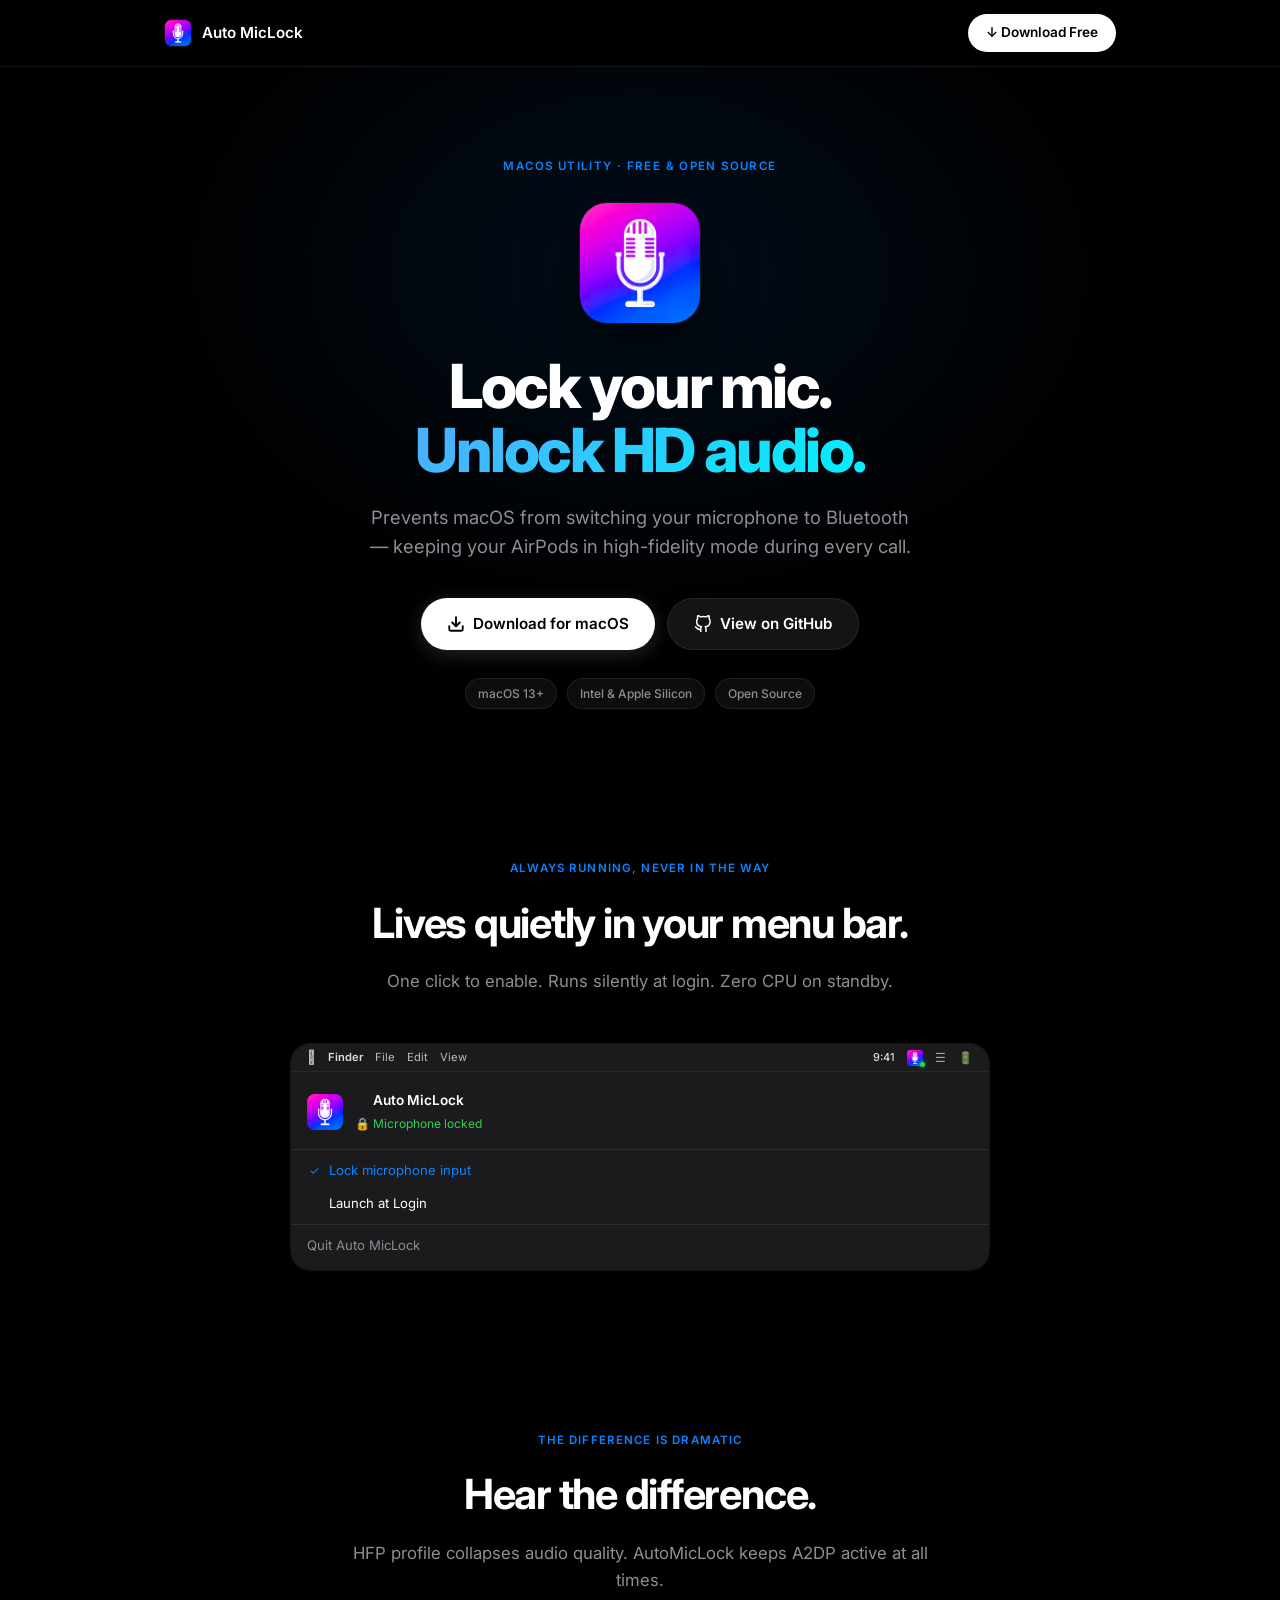
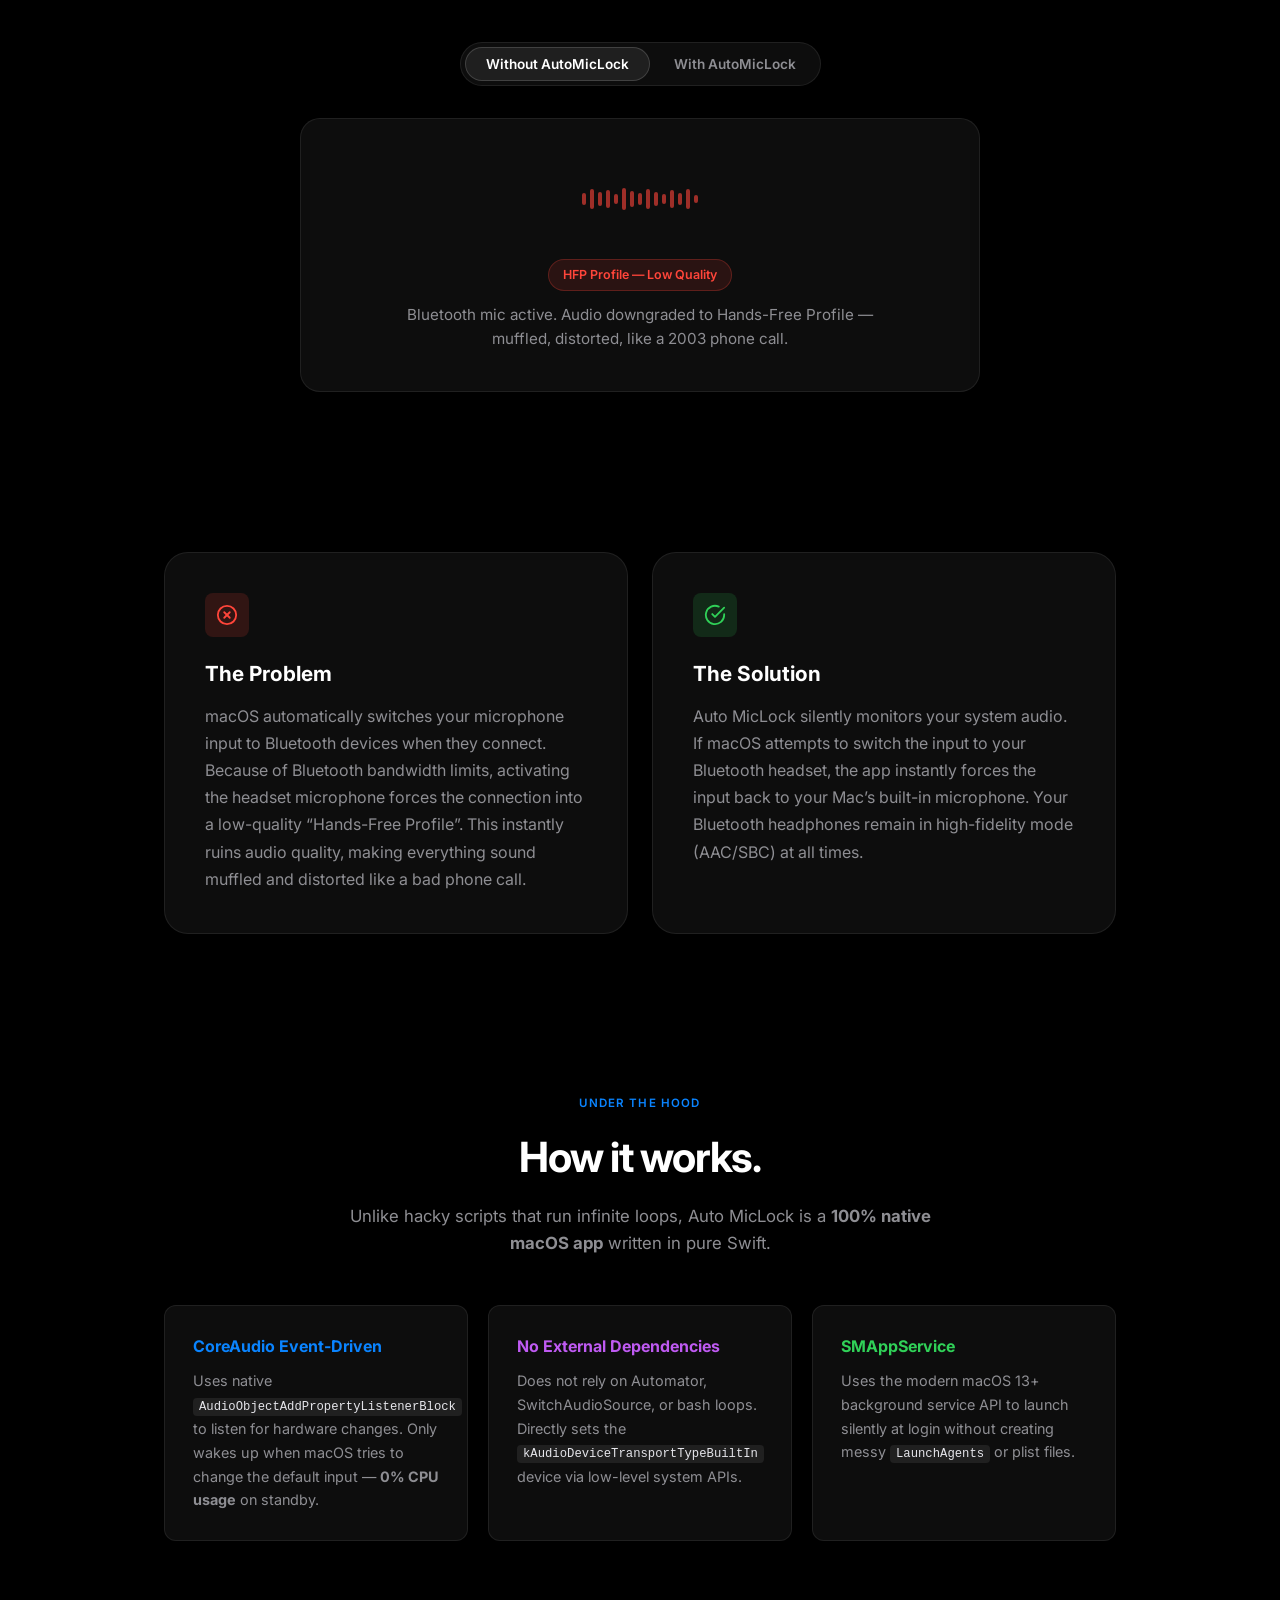
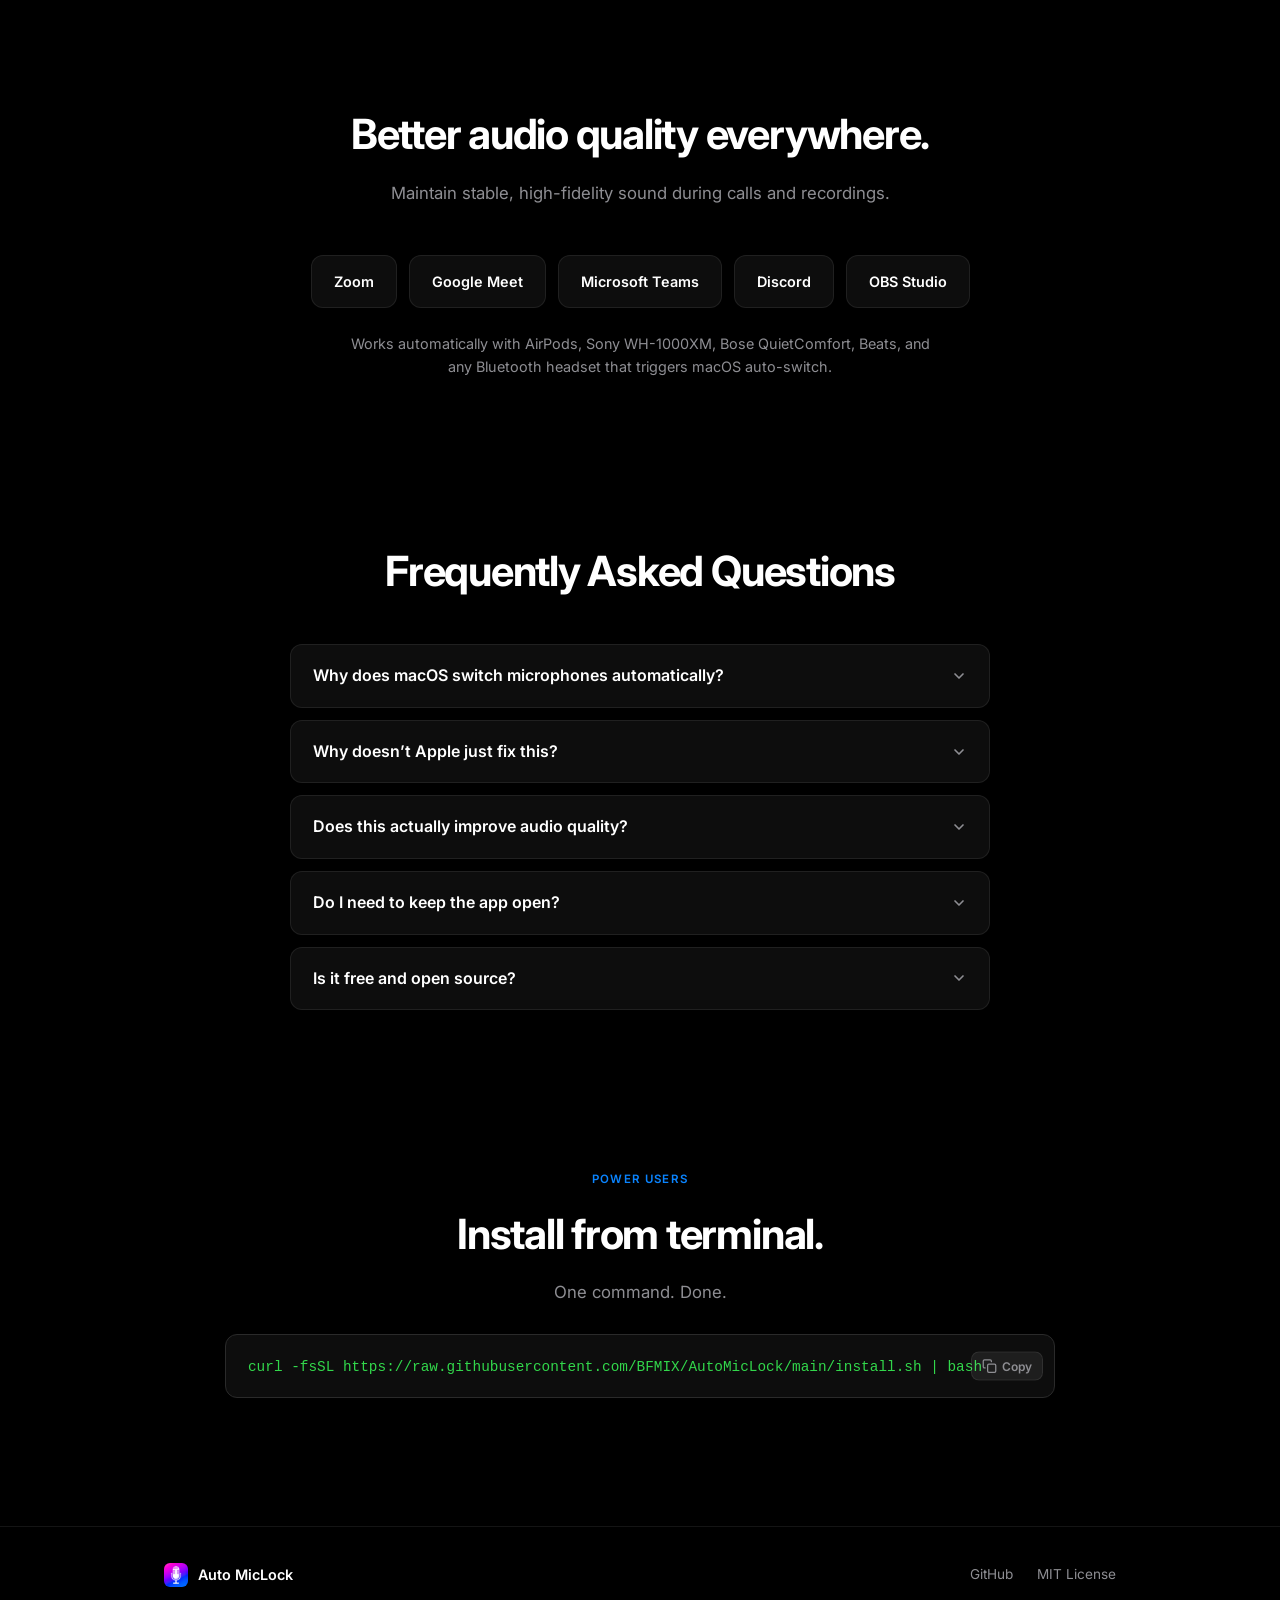
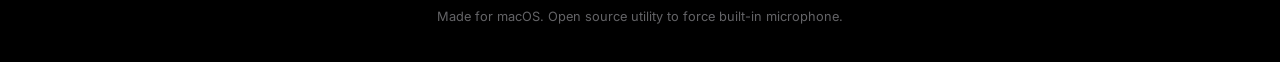
<file: docs/index.html>
<!DOCTYPE html>
<html lang="en">
<head>
  <meta charset="UTF-8">
  <meta name="viewport" content="width=device-width, initial-scale=1.0">
  <title>Auto MicLock: Force macOS to use built-in microphone</title>
  <meta name="description" content="A lightweight macOS utility that prevents macOS from automatically switching the microphone input to Bluetooth headphones. Improve audio quality in calls on Mac.">
  <meta name="keywords" content="mac microphone keeps switching, stop AirPods microphone switching Mac, force Mac built-in microphone, improve Bluetooth audio quality macOS, macOS audio input switching fix">
  <meta property="og:title" content="Auto MicLock for macOS">
  <meta property="og:description" content="Fix automatic microphone switching on Mac and improve your Bluetooth audio quality during calls.">
  <meta property="og:type" content="website">
  <meta property="og:image" content="icon.png">
  <link rel="icon" href="icon.png" type="image/png">
  <link rel="stylesheet" href="style.css">
</head>
<body>

  <!-- Mouse-tracking background glow -->
  <div class="bg-glow" id="bg-glow" aria-hidden="true"></div>

  <!-- Navbar -->
  <nav class="navbar" id="navbar">
    <div class="container nav-inner">
      <a href="#" class="nav-brand">
        <img src="icon.png" alt="Auto MicLock" class="nav-icon">
        <span>Auto MicLock</span>
      </a>
      <a href="https://github.com/BFMIX/AutoMicLock/releases/latest" class="nav-cta">
        &#8595; Download Free
      </a>
    </div>
  </nav>

  <!-- Hero -->
  <header class="hero">
    <div class="container hero-inner">
      <p class="eyebrow">macOS Utility &middot; Free &amp; Open Source</p>
      <img src="icon.png" alt="Auto MicLock icon" class="hero-icon">
      <h1>Lock your mic.<br><span class="gradient-text">Unlock HD audio.</span></h1>
      <p class="hero-subtitle">
        Prevents macOS from switching your microphone to Bluetooth &mdash;
        keeping your AirPods in high-fidelity mode during every call.
      </p>
      <div class="cta-group">
        <a href="https://github.com/BFMIX/AutoMicLock/releases/latest" class="btn btn-primary">
          <svg width="18" height="18" viewBox="0 0 24 24" fill="none" stroke="currentColor" stroke-width="2.5" stroke-linecap="round" stroke-linejoin="round" aria-hidden="true"><path d="M21 15v4a2 2 0 0 1-2 2H5a2 2 0 0 1-2-2v-4"/><polyline points="7 10 12 15 17 10"/><line x1="12" y1="15" x2="12" y2="3"/></svg>
          Download for macOS
        </a>
        <a href="https://github.com/BFMIX/AutoMicLock" class="btn btn-secondary">
          <svg width="18" height="18" viewBox="0 0 24 24" fill="none" stroke="currentColor" stroke-width="2" stroke-linecap="round" stroke-linejoin="round" aria-hidden="true"><path d="M9 19c-5 1.5-5-2.5-7-3m14 6v-3.87a3.37 3.37 0 0 0-.94-2.61c3.14-.35 6.44-1.54 6.44-7A5.44 5.44 0 0 0 20 4.77 5.07 5.07 0 0 0 19.91 1S18.73.65 16 2.48a13.38 13.38 0 0 0-7 0C6.27.65 5.09 1 5.09 1A5.07 5.07 0 0 0 5 4.77a5.44 5.44 0 0 0-1.5 3.78c0 5.42 3.3 6.61 6.44 7A3.37 3.37 0 0 0 9 18.13V22"/></svg>
          View on GitHub
        </a>
      </div>
      <div class="hero-badges">
        <span class="badge badge-gold" id="stars-badge" style="display:none">
          &#9733; <span id="stars-count"></span>
        </span>
        <span class="badge">macOS 13+</span>
        <span class="badge">Intel &amp; Apple Silicon</span>
        <span class="badge">Open Source</span>
      </div>
    </div>
  </header>

  <main>

    <!-- Menu Bar Preview -->
    <section class="section menubar-section reveal">
      <div class="container text-center">
        <p class="section-eyebrow">Always running, never in the way</p>
        <h2>Lives quietly in your menu bar.</h2>
        <p class="section-desc">One click to enable. Runs silently at login. Zero CPU on standby.</p>
        <div class="menubar-mockup">
          <div class="menubar-strip">
            <span class="menubar-left">
              <span class="menubar-apple">&#xF8FF;</span>
              <span class="menubar-appname">Finder</span>
              <span class="menubar-menu">File</span>
              <span class="menubar-menu">Edit</span>
              <span class="menubar-menu">View</span>
            </span>
            <span class="menubar-right">
              <span class="menubar-time">9:41</span>
              <span class="menubar-appicon-wrap">
                <img src="icon.png" alt="" class="menubar-appicon">
                <span class="menubar-dot" aria-hidden="true"></span>
              </span>
              <span class="menubar-sysicon">&#9776;</span>
              <span class="menubar-sysicon">&#128267;</span>
            </span>
          </div>
          <div class="menubar-dropdown">
            <div class="menubar-dd-header">
              <img src="icon.png" alt="" class="menubar-dd-icon">
              <div>
                <div class="menubar-dd-title">Auto MicLock</div>
                <div class="menubar-dd-status">&#128274; Microphone locked</div>
              </div>
            </div>
            <div class="menubar-divider"></div>
            <div class="menubar-dd-item menubar-dd-active">
              <span class="menubar-check">&#10003;</span> Lock microphone input
            </div>
            <div class="menubar-dd-item">
              <span class="menubar-check"></span> Launch at Login
            </div>
            <div class="menubar-divider"></div>
            <div class="menubar-dd-item menubar-dd-muted">Quit Auto MicLock</div>
          </div>
        </div>
      </div>
    </section>

    <!-- Before / After -->
    <section class="section ba-section reveal">
      <div class="container text-center">
        <p class="section-eyebrow">The difference is dramatic</p>
        <h2>Hear the difference.</h2>
        <p class="section-desc">HFP profile collapses audio quality. AutoMicLock keeps A2DP active at all times.</p>
        <div class="ba-toggle-group" role="group" aria-label="Audio quality comparison">
          <button class="ba-btn ba-active" id="btn-without" onclick="setBA('without')">Without AutoMicLock</button>
          <button class="ba-btn" id="btn-with" onclick="setBA('with')">With AutoMicLock</button>
        </div>
        <div class="ba-card" id="ba-without">
          <div class="ba-waveform waveform-bad" aria-hidden="true">
            <span style="height:12px"></span><span style="height:20px"></span>
            <span style="height:14px"></span><span style="height:18px"></span>
            <span style="height:10px"></span><span style="height:22px"></span>
            <span style="height:16px"></span><span style="height:12px"></span>
            <span style="height:20px"></span><span style="height:14px"></span>
            <span style="height:10px"></span><span style="height:18px"></span>
            <span style="height:12px"></span><span style="height:20px"></span>
            <span style="height:8px"></span>
          </div>
          <span class="ba-badge ba-badge-bad">HFP Profile &mdash; Low Quality</span>
          <p class="ba-desc">Bluetooth mic active. Audio downgraded to Hands-Free Profile &mdash; muffled, distorted, like a 2003 phone call.</p>
        </div>
        <div class="ba-card ba-hidden" id="ba-with">
          <div class="ba-waveform waveform-good" aria-hidden="true">
            <span style="height:20px"></span><span style="height:40px"></span>
            <span style="height:55px"></span><span style="height:65px"></span>
            <span style="height:55px"></span><span style="height:70px"></span>
            <span style="height:60px"></span><span style="height:75px"></span>
            <span style="height:60px"></span><span style="height:70px"></span>
            <span style="height:55px"></span><span style="height:65px"></span>
            <span style="height:45px"></span><span style="height:30px"></span>
            <span style="height:16px"></span>
          </div>
          <span class="ba-badge ba-badge-good">A2DP Profile &mdash; HD Audio</span>
          <p class="ba-desc">Built-in mic active. Headphones stay in high-bandwidth A2DP mode &mdash; crystal-clear stereo, full frequency range.</p>
        </div>
      </div>
    </section>

    <!-- Problem / Solution -->
    <section class="section reveal">
      <div class="container split-layout">
        <div class="card glass">
          <div class="card-icon card-icon-red">
            <svg width="22" height="22" viewBox="0 0 24 24" fill="none" stroke="currentColor" stroke-width="2" stroke-linecap="round" stroke-linejoin="round" aria-hidden="true"><circle cx="12" cy="12" r="10"/><line x1="15" y1="9" x2="9" y2="15"/><line x1="9" y1="9" x2="15" y2="15"/></svg>
          </div>
          <h3>The Problem</h3>
          <p>macOS automatically switches your microphone input to Bluetooth devices when they connect. Because of Bluetooth bandwidth limits, activating the headset microphone forces the connection into a low-quality &ldquo;Hands-Free Profile&rdquo;. This instantly ruins audio quality, making everything sound muffled and distorted like a bad phone call.</p>
        </div>
        <div class="card glass">
          <div class="card-icon card-icon-green">
            <svg width="22" height="22" viewBox="0 0 24 24" fill="none" stroke="currentColor" stroke-width="2" stroke-linecap="round" stroke-linejoin="round" aria-hidden="true"><path d="M22 11.08V12a10 10 0 1 1-5.93-9.14"/><polyline points="22 4 12 14.01 9 11.01"/></svg>
          </div>
          <h3>The Solution</h3>
          <p>Auto MicLock silently monitors your system audio. If macOS attempts to switch the input to your Bluetooth headset, the app instantly forces the input back to your Mac&rsquo;s built-in microphone. Your Bluetooth headphones remain in high-fidelity mode (AAC/SBC) at all times.</p>
        </div>
      </div>
    </section>

    <!-- How It Works -->
    <section class="section reveal">
      <div class="container text-center">
        <p class="section-eyebrow">Under the hood</p>
        <h2>How it works.</h2>
        <p class="section-desc">Unlike hacky scripts that run infinite loops, Auto MicLock is a <strong>100% native macOS app</strong> written in pure Swift.</p>
        <div class="tech-grid">
          <div class="tech-card">
            <h4 class="tech-title tech-blue">CoreAudio Event-Driven</h4>
            <p>Uses native <code>AudioObjectAddPropertyListenerBlock</code> to listen for hardware changes. Only wakes up when macOS tries to change the default input &mdash; <strong>0% CPU usage</strong> on standby.</p>
          </div>
          <div class="tech-card">
            <h4 class="tech-title tech-purple">No External Dependencies</h4>
            <p>Does not rely on Automator, SwitchAudioSource, or bash loops. Directly sets the <code>kAudioDeviceTransportTypeBuiltIn</code> device via low-level system APIs.</p>
          </div>
          <div class="tech-card">
            <h4 class="tech-title tech-green">SMAppService</h4>
            <p>Uses the modern macOS 13+ background service API to launch silently at login without creating messy <code>LaunchAgents</code> or plist files.</p>
          </div>
        </div>
      </div>
    </section>

    <!-- Compatible Apps -->
    <section class="section reveal">
      <div class="container text-center">
        <h2>Better audio quality everywhere.</h2>
        <p class="section-desc">Maintain stable, high-fidelity sound during calls and recordings.</p>
        <div class="apps-grid">
          <div class="app-badge">Zoom</div>
          <div class="app-badge">Google Meet</div>
          <div class="app-badge">Microsoft Teams</div>
          <div class="app-badge">Discord</div>
          <div class="app-badge">OBS Studio</div>
        </div>
        <p class="compat-note">Works automatically with AirPods, Sony WH-1000XM, Bose QuietComfort, Beats, and any Bluetooth headset that triggers macOS auto-switch.</p>
      </div>
    </section>

    <!-- FAQ -->
    <section class="section faq-section reveal">
      <div class="container">
        <h2 class="text-center">Frequently Asked Questions</h2>
        <div class="faq-list">

          <details class="faq-item">
            <summary class="faq-q">
              Why does macOS switch microphones automatically?
              <span class="faq-chevron" aria-hidden="true">
                <svg width="16" height="16" viewBox="0 0 24 24" fill="none" stroke="currentColor" stroke-width="2.5" stroke-linecap="round" stroke-linejoin="round"><polyline points="6 9 12 15 18 9"/></svg>
              </span>
            </summary>
            <div class="faq-a"><p>Apple designed macOS to default to the newest connected audio device. While convenient for speakers, it&rsquo;s highly problematic for Bluetooth headphones because activating their microphone degrades the output audio quality drastically due to Bluetooth profile limitations.</p></div>
          </details>

          <details class="faq-item">
            <summary class="faq-q">
              Why doesn&rsquo;t Apple just fix this?
              <span class="faq-chevron" aria-hidden="true">
                <svg width="16" height="16" viewBox="0 0 24 24" fill="none" stroke="currentColor" stroke-width="2.5" stroke-linecap="round" stroke-linejoin="round"><polyline points="6 9 12 15 18 9"/></svg>
              </span>
            </summary>
            <div class="faq-a"><p>Apple assumes that if you connect a headset, you want to use its microphone. They haven&rsquo;t provided a user-facing toggle to say &ldquo;always prefer my Mac&rsquo;s built-in microphone&rdquo;. Auto MicLock exists to provide that missing toggle.</p></div>
          </details>

          <details class="faq-item">
            <summary class="faq-q">
              Does this actually improve audio quality?
              <span class="faq-chevron" aria-hidden="true">
                <svg width="16" height="16" viewBox="0 0 24 24" fill="none" stroke="currentColor" stroke-width="2.5" stroke-linecap="round" stroke-linejoin="round"><polyline points="6 9 12 15 18 9"/></svg>
              </span>
            </summary>
            <div class="faq-a"><p>Yes. By preventing your Mac from using the Bluetooth microphone, your headphones stay in the high-bandwidth A2DP profile (stereo, high bitrate). You will hear colleagues and music in full HD, while they hear you clearly through your Mac&rsquo;s internal microphone.</p></div>
          </details>

          <details class="faq-item">
            <summary class="faq-q">
              Do I need to keep the app open?
              <span class="faq-chevron" aria-hidden="true">
                <svg width="16" height="16" viewBox="0 0 24 24" fill="none" stroke="currentColor" stroke-width="2.5" stroke-linecap="round" stroke-linejoin="round"><polyline points="6 9 12 15 18 9"/></svg>
              </span>
            </summary>
            <div class="faq-a"><p>Auto MicLock sits quietly in your macOS Menu Bar. Enable &ldquo;Launch at Login&rdquo; from the menu so it runs automatically in the background every time you start your Mac. You never have to think about it again.</p></div>
          </details>

          <details class="faq-item">
            <summary class="faq-q">
              Is it free and open source?
              <span class="faq-chevron" aria-hidden="true">
                <svg width="16" height="16" viewBox="0 0 24 24" fill="none" stroke="currentColor" stroke-width="2.5" stroke-linecap="round" stroke-linejoin="round"><polyline points="6 9 12 15 18 9"/></svg>
              </span>
            </summary>
            <div class="faq-a"><p>Yes, 100% free and open source. Built with native Swift and CoreAudio APIs &mdash; zero telemetry, no data collection, and no impact on your Mac&rsquo;s performance.</p></div>
          </details>

        </div>
      </div>
    </section>

    <!-- Terminal Install -->
    <section class="section install-section reveal">
      <div class="container text-center">
        <p class="section-eyebrow">Power Users</p>
        <h2>Install from terminal.</h2>
        <p class="section-desc">One command. Done.</p>
        <div class="code-wrapper">
          <div class="code-block">
            <code id="install-cmd">curl -fsSL https://raw.githubusercontent.com/BFMIX/AutoMicLock/main/install.sh | bash</code>
          </div>
          <button class="copy-btn" id="copy-btn" onclick="copyInstall()" aria-label="Copy install command">
            <svg class="icon-copy" width="15" height="15" viewBox="0 0 24 24" fill="none" stroke="currentColor" stroke-width="2" stroke-linecap="round" stroke-linejoin="round" aria-hidden="true"><rect x="9" y="9" width="13" height="13" rx="2"/><path d="M5 15H4a2 2 0 0 1-2-2V4a2 2 0 0 1 2-2h9a2 2 0 0 1 2 2v1"/></svg>
            <svg class="icon-check" width="15" height="15" viewBox="0 0 24 24" fill="none" stroke="currentColor" stroke-width="2.5" stroke-linecap="round" stroke-linejoin="round" aria-hidden="true" style="display:none"><polyline points="20 6 9 17 4 12"/></svg>
            <span id="copy-label">Copy</span>
          </button>
        </div>
      </div>
    </section>

  </main>

  <footer class="site-footer">
    <div class="container footer-inner">
      <div class="footer-left">
        <img src="icon.png" alt="Auto MicLock" class="footer-icon">
        <span>Auto MicLock</span>
      </div>
      <div class="footer-right">
        <a href="https://github.com/BFMIX/AutoMicLock">GitHub</a>
        <a href="https://github.com/BFMIX/AutoMicLock/blob/main/LICENSE">MIT License</a>
      </div>
    </div>
    <div class="container">
      <p class="copyright">Made for macOS. Open source utility to force built-in microphone.</p>
    </div>
  </footer>

  <script>
    // Mouse-tracking background — lerp for smooth follow
    var bgGlow = document.getElementById('bg-glow');
    var mx = 50, my = 30, cx = 50, cy = 30;
    document.addEventListener('mousemove', function(e) {
      mx = (e.clientX / window.innerWidth) * 100;
      my = (e.clientY / window.innerHeight) * 100;
    });
    function animateGlow() {
      cx += (mx - cx) * 0.06;
      cy += (my - cy) * 0.06;
      bgGlow.style.background =
        'radial-gradient(ellipse 700px 500px at ' + cx + '% ' + cy + '%, rgba(10,132,255,0.10) 0%, transparent 70%)';
      requestAnimationFrame(animateGlow);
    }
    animateGlow();

    // Navbar hide on scroll down, show on scroll up
    var lastScroll = 0;
    var navbar = document.getElementById('navbar');
    window.addEventListener('scroll', function() {
      var current = window.scrollY;
      if (current > lastScroll && current > 50) {
        navbar.classList.add('hidden');
      } else {
        navbar.classList.remove('hidden');
      }
      lastScroll = current;
    }, { passive: true });

    // Live GitHub stars
    fetch('https://api.github.com/repos/BFMIX/AutoMicLock')
      .then(function(r) { return r.json(); })
      .then(function(d) {
        if (typeof d.stargazers_count === 'number') {
          document.getElementById('stars-count').textContent = d.stargazers_count + ' stars';
          document.getElementById('stars-badge').style.display = 'inline-flex';
        }
      })
      .catch(function() {});

    // Before/After toggle
    function setBA(state) {
      var withoutCard = document.getElementById('ba-without');
      var withCard    = document.getElementById('ba-with');
      var btnWithout  = document.getElementById('btn-without');
      var btnWith     = document.getElementById('btn-with');
      if (state === 'without') {
        withoutCard.classList.remove('ba-hidden');
        withCard.classList.add('ba-hidden');
        btnWithout.classList.add('ba-active');
        btnWith.classList.remove('ba-active');
      } else {
        withoutCard.classList.add('ba-hidden');
        withCard.classList.remove('ba-hidden');
        btnWithout.classList.remove('ba-active');
        btnWith.classList.add('ba-active');
      }
    }

    // Copy install command
    function copyInstall() {
      var cmd = document.getElementById('install-cmd').textContent;
      navigator.clipboard.writeText(cmd).then(function() {
        var btn      = document.getElementById('copy-btn');
        var label    = document.getElementById('copy-label');
        var iconCopy  = btn.querySelector('.icon-copy');
        var iconCheck = btn.querySelector('.icon-check');
        btn.classList.add('copied');
        label.textContent = 'Copied!';
        iconCopy.style.display  = 'none';
        iconCheck.style.display = 'block';
        setTimeout(function() {
          btn.classList.remove('copied');
          label.textContent = 'Copy';
          iconCopy.style.display  = '';
          iconCheck.style.display = 'none';
        }, 2000);
      }).catch(function() {});
    }

    // Scroll reveal
    var revealObserver = new IntersectionObserver(function(entries) {
      entries.forEach(function(entry) {
        if (entry.isIntersecting) {
          entry.target.classList.add('visible');
          revealObserver.unobserve(entry.target);
        }
      });
    }, { threshold: 0.12 });
    document.querySelectorAll('.reveal').forEach(function(el) {
      revealObserver.observe(el);
    });
  </script>

</body>
</html>
</file>
<file: docs/style.css>
@import url('https://fonts.googleapis.com/css2?family=Inter:wght@400;500;600;700;800&display=swap');

:root {
  --bg: #000000;
  --bg-card: rgba(255, 255, 255, 0.05);
  --bg-card-hover: rgba(255, 255, 255, 0.08);
  --border: rgba(255, 255, 255, 0.08);
  --border-hover: rgba(255, 255, 255, 0.15);
  --text-primary: #ffffff;
  --text-secondary: #8e8e93;
  --text-tertiary: #636366;
  --accent-blue: #0a84ff;
  --accent-green: #30d158;
  --accent-red: #ff453a;
  --accent-gold: #ffd60a;
  --gradient-text: linear-gradient(135deg, #4facfe 0%, #00f2fe 100%);
  --radius-sm: 8px;
  --radius-md: 12px;
  --radius-lg: 20px;
  --radius-xl: 27px;
  --radius-pill: 980px;
  --shadow-icon: 0 24px 48px rgba(0, 0, 0, 0.6), 0 0 0 1px rgba(255, 255, 255, 0.08);
  --transition-base: 0.2s ease;
  --transition-slow: 0.5s ease;
}

*, *::before, *::after { margin: 0; padding: 0; box-sizing: border-box; }
html { scroll-behavior: smooth; }
body {
  font-family: -apple-system, 'SF Pro Display', 'Inter', sans-serif;
  background: var(--bg);
  color: var(--text-primary);
  line-height: 1.6;
  -webkit-font-smoothing: antialiased;
  overflow-x: hidden;
}
.container { max-width: 1000px; margin: 0 auto; padding: 0 24px; }
.text-center { text-align: center; }

/* Scroll reveal */
.reveal {
  opacity: 0;
  transform: translateY(24px);
  transition: opacity var(--transition-slow), transform var(--transition-slow);
}
.reveal.visible { opacity: 1; transform: translateY(0); }

/* Animated Background */
.bg-glow {
  position: fixed;
  inset: 0;
  z-index: -1;
  pointer-events: none;
  background: radial-gradient(ellipse 700px 500px at 50% 30%, rgba(10,132,255,0.10) 0%, transparent 70%);
}

/* Navbar */
.navbar {
  position: sticky; top: 0; z-index: 100;
  background: rgba(0,0,0,0.75);
  backdrop-filter: blur(20px);
  -webkit-backdrop-filter: blur(20px);
  border-bottom: 1px solid var(--border);
  transition: transform var(--transition-base);
}
.navbar.hidden { transform: translateY(-100%); }
.nav-inner {
  display: flex; justify-content: space-between; align-items: center;
  padding-top: 14px; padding-bottom: 14px;
}
.nav-brand {
  display: flex; align-items: center; gap: 10px;
  font-size: 0.95rem; font-weight: 600;
  color: var(--text-primary); text-decoration: none;
}
.nav-icon { width: 28px; height: 28px; border-radius: 7px; border: 1px solid var(--border); }
.nav-cta {
  background: var(--text-primary); color: var(--bg);
  padding: 8px 18px; border-radius: var(--radius-pill);
  font-size: 0.85rem; font-weight: 600; text-decoration: none;
  transition: opacity var(--transition-base);
}
.nav-cta:hover { opacity: 0.85; }

/* Hero */
@keyframes float {
  0%, 100% { transform: translateY(0); }
  50%       { transform: translateY(-10px); }
}
.hero { padding: 90px 0 70px; text-align: center; }
.hero-inner { display: flex; flex-direction: column; align-items: center; }
.eyebrow {
  font-size: 0.72rem; font-weight: 600;
  letter-spacing: 0.12em; text-transform: uppercase;
  color: var(--accent-blue); margin-bottom: 28px;
}
.hero-icon {
  width: 120px; height: 120px;
  border-radius: var(--radius-xl);
  box-shadow: var(--shadow-icon);
  animation: float 6s ease-in-out infinite;
  margin-bottom: 32px;
}
h1 {
  font-size: clamp(2.4rem, 6vw, 3.8rem);
  font-weight: 800; letter-spacing: -0.04em; line-height: 1.05;
  margin-bottom: 20px;
}
.gradient-text {
  background: var(--gradient-text);
  -webkit-background-clip: text;
  -webkit-text-fill-color: transparent;
  background-clip: text;
}
.hero-subtitle {
  font-size: 1.15rem; color: var(--text-secondary);
  max-width: 560px; margin: 0 auto 36px;
}
.cta-group {
  display: flex; gap: 12px; justify-content: center;
  flex-wrap: wrap; margin-bottom: 28px;
}
.btn {
  display: inline-flex; align-items: center; gap: 8px;
  padding: 13px 26px; border-radius: var(--radius-pill);
  font-size: 0.95rem; font-weight: 600; text-decoration: none;
  transition: transform var(--transition-base), box-shadow var(--transition-base), opacity var(--transition-base);
}
.btn-primary {
  background: var(--text-primary); color: var(--bg);
  box-shadow: 0 4px 20px rgba(255,255,255,0.15);
}
.btn-primary:hover { transform: scale(1.02); box-shadow: 0 8px 28px rgba(255,255,255,0.22); }
.btn-secondary {
  background: rgba(255,255,255,0.08); color: var(--text-primary);
  border: 1px solid var(--border);
}
.btn-secondary:hover { background: rgba(255,255,255,0.13); }
.hero-badges { display: flex; gap: 10px; justify-content: center; flex-wrap: wrap; align-items: center; }
.badge {
  display: inline-flex; align-items: center; gap: 5px;
  background: rgba(255,255,255,0.05); border: 1px solid var(--border);
  border-radius: var(--radius-pill); padding: 5px 12px;
  font-size: 0.75rem; font-weight: 500; color: var(--text-secondary);
}
.badge-gold {
  background: rgba(255,214,10,0.07); border-color: rgba(255,214,10,0.25);
  color: var(--accent-gold);
}

/* Shared section styles */
.section { padding: 80px 0; }
.section-eyebrow {
  font-size: 0.72rem; font-weight: 600;
  letter-spacing: 0.1em; text-transform: uppercase;
  color: var(--accent-blue); margin-bottom: 12px;
}
.section h2 {
  font-size: clamp(1.8rem, 4vw, 2.6rem);
  font-weight: 700; letter-spacing: -0.03em; margin-bottom: 12px;
}
.section-desc {
  color: var(--text-secondary); font-size: 1.05rem;
  margin-bottom: 48px; max-width: 600px;
  margin-left: auto; margin-right: auto;
}

/* Menu Bar Mockup */
.menubar-mockup {
  max-width: 700px; margin: 0 auto;
  border-radius: var(--radius-lg); overflow: hidden;
  border: 1px solid var(--border);
  box-shadow: 0 32px 64px rgba(0,0,0,0.6);
}
.menubar-strip {
  background: rgba(28,28,30,0.98);
  display: flex; justify-content: space-between; align-items: center;
  padding: 0 16px; height: 28px;
  font-size: 0.7rem; color: rgba(255,255,255,0.85);
  border-bottom: 1px solid rgba(255,255,255,0.06);
}
.menubar-left, .menubar-right { display: flex; align-items: center; gap: 12px; }
.menubar-apple { font-size: 0.85rem; }
.menubar-appname { font-weight: 600; }
.menubar-menu { color: rgba(255,255,255,0.7); }
.menubar-time { font-size: 0.68rem; font-weight: 500; }
.menubar-appicon-wrap { position: relative; display: flex; align-items: center; }
.menubar-appicon { width: 16px; height: 16px; border-radius: 3px; }
.menubar-dot {
  width: 5px; height: 5px; background: var(--accent-green);
  border-radius: 50%; position: absolute; bottom: -1px; right: -2px;
  box-shadow: 0 0 4px rgba(48,209,88,0.8);
}
.menubar-sysicon { font-size: 0.75rem; opacity: 0.7; }
.menubar-dropdown { background: rgba(28,28,30,0.98); padding: 8px 0; }
.menubar-dd-header { display: flex; align-items: center; gap: 12px; padding: 10px 16px 12px; }
.menubar-dd-icon { width: 36px; height: 36px; border-radius: 8px; }
.menubar-dd-title { font-size: 0.85rem; font-weight: 600; }
.menubar-dd-status { font-size: 0.75rem; color: var(--accent-green); margin-top: 2px; }
.menubar-divider { height: 1px; background: var(--border); margin: 4px 0; }
.menubar-dd-item {
  display: flex; align-items: center; gap: 8px;
  padding: 6px 16px; font-size: 0.82rem; color: var(--text-primary);
}
.menubar-dd-active { color: var(--accent-blue); }
.menubar-dd-muted { color: var(--text-secondary); }
.menubar-check { width: 14px; font-size: 0.75rem; color: var(--accent-blue); }

/* Before / After */
.ba-toggle-group {
  display: inline-flex;
  background: rgba(255,255,255,0.05); border: 1px solid var(--border);
  border-radius: var(--radius-pill); padding: 4px; gap: 4px;
  margin-bottom: 32px;
}
.ba-btn {
  background: none; border: none;
  color: var(--text-secondary); font-family: inherit;
  font-size: 0.85rem; font-weight: 600;
  padding: 8px 20px; border-radius: var(--radius-pill);
  cursor: pointer; transition: all var(--transition-base);
}
.ba-active {
  background: var(--bg-card-hover);
  color: var(--text-primary);
  border: 1px solid var(--border-hover);
}
.ba-card {
  background: var(--bg-card); border: 1px solid var(--border);
  border-radius: var(--radius-lg); padding: 40px;
  max-width: 680px; margin: 0 auto;
  transition: opacity 0.3s ease;
}
.ba-hidden { display: none; }
.ba-waveform {
  display: flex; align-items: center; justify-content: center;
  gap: 4px; height: 80px; margin-bottom: 20px;
}
.ba-waveform span { width: 4px; border-radius: 2px; display: block; }
.waveform-bad span { background: var(--accent-red); opacity: 0.6; }
@keyframes wave {
  0%, 100% { transform: scaleY(1); }
  50%       { transform: scaleY(1.6); }
}
.waveform-good span {
  background: var(--accent-green);
  animation: wave 0.8s ease-in-out infinite;
}
.waveform-good span:nth-child(1)  { animation-delay: 0.00s; }
.waveform-good span:nth-child(2)  { animation-delay: 0.05s; }
.waveform-good span:nth-child(3)  { animation-delay: 0.10s; }
.waveform-good span:nth-child(4)  { animation-delay: 0.15s; }
.waveform-good span:nth-child(5)  { animation-delay: 0.20s; }
.waveform-good span:nth-child(6)  { animation-delay: 0.25s; }
.waveform-good span:nth-child(7)  { animation-delay: 0.30s; }
.waveform-good span:nth-child(8)  { animation-delay: 0.35s; }
.waveform-good span:nth-child(9)  { animation-delay: 0.40s; }
.waveform-good span:nth-child(10) { animation-delay: 0.45s; }
.waveform-good span:nth-child(11) { animation-delay: 0.50s; }
.waveform-good span:nth-child(12) { animation-delay: 0.55s; }
.waveform-good span:nth-child(13) { animation-delay: 0.60s; }
.waveform-good span:nth-child(14) { animation-delay: 0.65s; }
.waveform-good span:nth-child(15) { animation-delay: 0.70s; }
.ba-badge {
  display: inline-block; padding: 5px 14px;
  border-radius: var(--radius-pill); font-size: 0.78rem; font-weight: 600;
  margin-bottom: 12px;
}
.ba-badge-bad  { background: rgba(255,69,58,0.12); color: var(--accent-red);   border: 1px solid rgba(255,69,58,0.25); }
.ba-badge-good { background: rgba(48,209,88,0.12); color: var(--accent-green); border: 1px solid rgba(48,209,88,0.25); }
.ba-desc { color: var(--text-secondary); font-size: 0.95rem; max-width: 480px; margin: 0 auto; }

/* Problem / Solution */
.split-layout { display: grid; grid-template-columns: 1fr 1fr; gap: 24px; }
.glass {
  background: var(--bg-card); border: 1px solid var(--border);
  border-radius: 24px; padding: 40px;
  transition: transform var(--transition-base), background var(--transition-base);
}
.glass:hover { transform: translateY(-4px); background: var(--bg-card-hover); }
.card-icon {
  width: 44px; height: 44px; border-radius: var(--radius-sm);
  display: flex; align-items: center; justify-content: center;
  margin-bottom: 20px;
}
.card-icon-red   { background: rgba(255,69,58,0.15);  color: var(--accent-red); }
.card-icon-green { background: rgba(48,209,88,0.15); color: var(--accent-green); }
.glass h3 { font-size: 1.3rem; font-weight: 700; margin-bottom: 12px; }
.glass p  { color: var(--text-secondary); font-size: 1rem; line-height: 1.7; }

/* Technical cards */
.tech-grid {
  display: grid; grid-template-columns: repeat(auto-fit, minmax(240px, 1fr));
  gap: 20px; text-align: left;
}
.tech-card {
  background: var(--bg-card); border: 1px solid var(--border);
  border-radius: var(--radius-md); padding: 28px;
}
.tech-title { font-size: 1rem; font-weight: 700; margin-bottom: 10px; }
.tech-blue   { color: var(--accent-blue); }
.tech-purple { color: #bf5af2; }
.tech-green  { color: var(--accent-green); }
.tech-card p { color: var(--text-secondary); font-size: 0.9rem; line-height: 1.65; }
code {
  font-family: ui-monospace, SFMono-Regular, Menlo, Monaco, Consolas, monospace;
  font-size: 0.85em; background: rgba(255,255,255,0.08);
  padding: 2px 6px; border-radius: 4px; color: #e5e5ea;
}

/* Compatible apps */
.apps-grid { display: flex; gap: 12px; justify-content: center; flex-wrap: wrap; margin-bottom: 24px; }
.app-badge {
  background: var(--bg-card); border: 1px solid var(--border);
  border-radius: var(--radius-md); padding: 14px 22px;
  font-size: 0.9rem; font-weight: 600;
  transition: border-color var(--transition-base), background var(--transition-base);
}
.app-badge:hover { border-color: var(--border-hover); background: var(--bg-card-hover); }
.compat-note { color: var(--text-secondary); font-size: 0.9rem; max-width: 600px; margin: 0 auto; }

/* FAQ Accordion */
.faq-section h2 { margin-bottom: 40px; }
.faq-list { max-width: 700px; margin: 0 auto; display: flex; flex-direction: column; gap: 12px; }
.faq-item {
  background: var(--bg-card); border: 1px solid var(--border);
  border-radius: var(--radius-md); overflow: hidden;
  transition: border-color var(--transition-base);
}
.faq-item[open] { border-color: var(--border-hover); }
.faq-item[open] .faq-chevron { transform: rotate(180deg); }
.faq-q {
  display: flex; justify-content: space-between; align-items: center;
  padding: 18px 22px; font-size: 1rem; font-weight: 600;
  cursor: pointer; list-style: none; color: var(--text-primary); gap: 16px;
}
.faq-q::-webkit-details-marker { display: none; }
.faq-chevron {
  flex-shrink: 0; color: var(--text-secondary);
  transition: transform 0.25s ease; display: flex;
}
.faq-a { padding: 0 22px 18px; animation: faqOpen 0.25s ease; }
.faq-a p { color: var(--text-secondary); font-size: 0.95rem; line-height: 1.7; }
@keyframes faqOpen {
  from { opacity: 0; transform: translateY(-6px); }
  to   { opacity: 1; transform: translateY(0); }
}

/* Terminal Install */
.install-section .section-desc { margin-bottom: 28px; }
.code-wrapper { position: relative; display: inline-block; max-width: 100%; }
.code-block {
  background: #0d0d0d; border: 1px solid #2a2a2a;
  border-radius: var(--radius-md); padding: 18px 72px 18px 22px;
  overflow-x: auto; max-width: 100%;
}
.code-block code {
  font-family: ui-monospace, SFMono-Regular, Menlo, Monaco, Consolas, monospace;
  font-size: 0.9rem; color: #32d74b;
  background: none; padding: 0; white-space: nowrap;
}
.copy-btn {
  position: absolute; top: 50%; right: 12px;
  transform: translateY(-50%);
  background: rgba(255,255,255,0.07); border: 1px solid var(--border);
  border-radius: var(--radius-sm); color: var(--text-secondary);
  font-size: 0.75rem; font-weight: 600; font-family: inherit;
  padding: 6px 10px; cursor: pointer;
  display: flex; align-items: center; gap: 5px;
  transition: all var(--transition-base);
}
.copy-btn:hover { background: rgba(255,255,255,0.12); color: var(--text-primary); }
.copy-btn.copied {
  color: var(--accent-green);
  border-color: rgba(48,209,88,0.3);
  background: rgba(48,209,88,0.08);
}

/* Footer */
.site-footer {
  border-top: 1px solid var(--border);
  padding: 36px 0; margin-top: 40px;
}
.footer-inner {
  display: flex; justify-content: space-between; align-items: center;
  margin-bottom: 20px;
}
.footer-left { display: flex; align-items: center; gap: 10px; font-weight: 600; font-size: 0.9rem; }
.footer-icon { width: 24px; height: 24px; border-radius: 6px; }
.footer-right { display: flex; gap: 24px; }
.footer-right a {
  color: var(--text-secondary); text-decoration: none;
  font-size: 0.85rem; transition: color var(--transition-base);
}
.footer-right a:hover { color: var(--text-primary); }
.copyright { text-align: center; color: var(--text-tertiary); font-size: 0.8rem; }

/* Responsive */
@media (max-width: 768px) {
  h1 { font-size: 2.4rem; }
  .split-layout { grid-template-columns: 1fr; }
  .cta-group { flex-direction: column; align-items: center; }
  .footer-inner { flex-direction: column; gap: 20px; text-align: center; }
  .footer-right { gap: 16px; }
  .tech-grid { grid-template-columns: 1fr; }
  .menubar-menu { display: none; }
}
</file>
